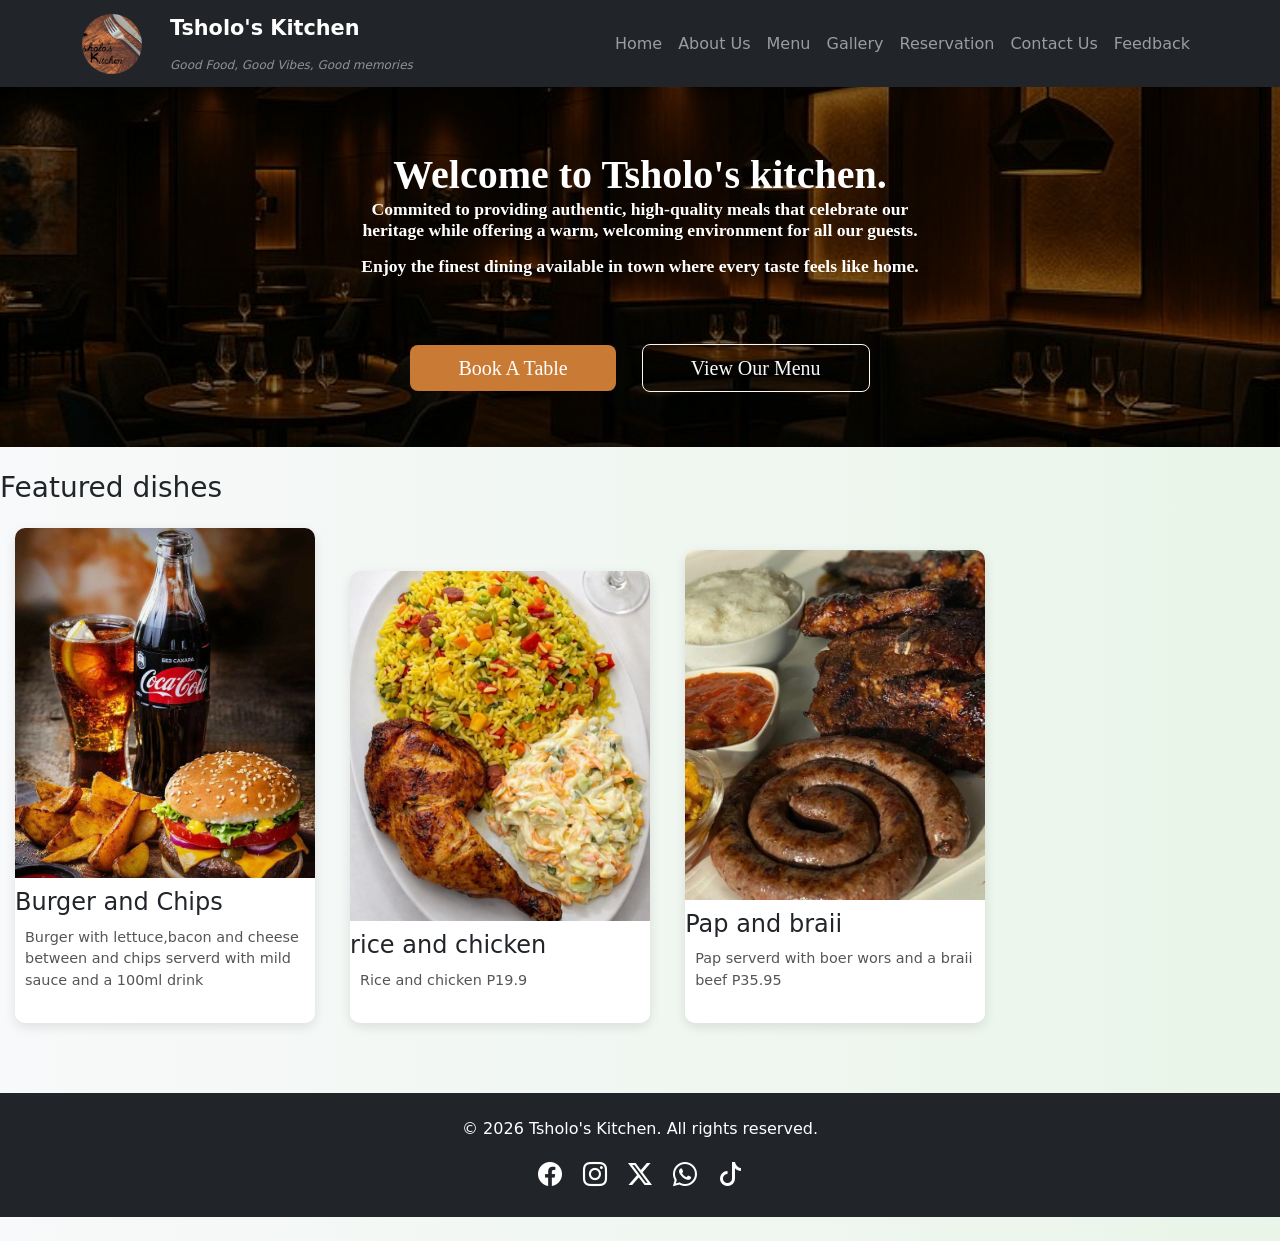
<file: index.html>
<!DOCTYPE html>
<html lang="en">
<head>
    <meta charset="UTF-8">
    <meta name="viewport" content="width=device-width, initial-scale=1.0">
    <title>Tsholo's Kitchen Site</title>
    <link rel="stylesheet" href="https://cdn.jsdelivr.net/npm/bootstrap-icons@1.11.3/font/bootstrap-icons.min.css">
    <link rel="stylesheet" href="CSS/style.css">
     <!-- Link to Bootstrap CSS -->
    <link href="https://cdn.jsdelivr.net/npm/bootstrap@5.3.0/dist/css/bootstrap.min.css" rel="stylesheet">
</head>
<body>
    <header>
        <nav class="navbar navbar-expand-lg navbar-dark bg-dark">
    <div class="container">
        <!-- Logo and Motto -->
        <a class="navbar-brand d-flex align-items-center" href="index.html">
            <img src="images/Logo.png" alt="Tsholo's Kitchen logo" width="70" height="70" class="me-3 rounded-circle">
            <div class="d-flex flex-column">
                <span class="fw-bold">Tsholo's Kitchen</span>
                <small class="text-white-50 fst-italic">Good Food, Good Vibes, Good memories</small>
            </div>
        </a>

        <!-- Hamburger Toggle -->
        <button class="navbar-toggler" type="button" data-bs-toggle="collapse" data-bs-target="#navbarNav">
            <span class="navbar-toggler-icon"></span>
        </button>

        <!-- Links -->
        <div class="collapse navbar-collapse" id="navbarNav">
            <ul class="navbar-nav ms-auto">
                <li class="nav-item"><a class="nav-link" href="index.html">Home</a></li>
                <li class="nav-item"><a class="nav-link" href="about us.html">About Us</a></li>
                <li class="nav-item"><a class="nav-link" href="menu.html">Menu</a></li>
                <li class="nav-item"><a class="nav-link" href="gallery.html">Gallery</a></li>
                <li class="nav-item"><a class="nav-link" href="reservation.html">Reservation</a></li>
                <li class="nav-item"><a class="nav-link" href="contact us.html">Contact Us</a></li>
                <li class="nav-item"><a class="nav-link" href="feedback.html">Feedback</a></li>
            </ul>
        </div>
    </div>
</nav>

    </header>
    <main>
        <section class="hero">
<img src="images/restaurant interior.jpg" alt="restaurant interior" width="1000px" height="600px"><br>
    <h2>Welcome to Tsholo's kitchen.</hl>
        <p>Commited to providing authentic, high-quality meals that celebrate our heritage while offering a warm, welcoming environment for all our guests.</p>
   <p>Enjoy the finest dining available in town where every taste feels like home.</p><br>
   
    <a href="reservation.html" class="btn btn-primary btn-lg px-5 me-3 cta-reserve">Book A Table</a>
    <a href="menu.html" class="btn btn-outline-light btn-lg px-5 cta-menu">View Our Menu</a>
        </section>
        <section="featured dishes class="container mt-5">
            <h3>Featured dishes</h3>

            <div class="dish-card">
                <img src="images/burger,chips and CocaCola.jpg" alt="burger and chips" width="300px" height="250px">
                <h4>Burger and Chips</h4>
                <p>Burger with lettuce,bacon and cheese between and chips serverd with mild sauce and a 100ml drink</p>
            </div>

             <div class="dish-card">
                <img src="images/rice,quarter chicken and coleslow.jpg" alt="Rice and chicken" width="300px" height="250px">
                <h4>rice and chicken</h4>
                <p>Rice and chicken P19.9</p>
            </div>

             <div class="dish-card">
                <img src="images/Pap , boer wors and braii.jpg" alt="Pap" width="300px" height="250px">
                <h4>Pap and braii</h4>
                <p>Pap serverd with boer wors and a braii beef P35.95 </p>
            </div>
        </section>
       <footer class="bg-dark text-white text-center py-4 mt-5">
    <div class="container">
        <p>&copy; 2026 Tsholo's Kitchen. All rights reserved.</p>
        
        <!-- Social Media Icons -->
        <div class="social-icons mt-2">
            <a href="https://facebook.com" class="text-white mx-2" target="_blank"><i class="bi bi-facebook" style="font-size: 1.5rem;"></i></a>
            <a href="https://instagram.com" class="text-white mx-2" target="_blank"><i class="bi bi-instagram" style="font-size: 1.5rem;"></i></a>
            <a href="https://twitter.com" class="text-white mx-2" target="_blank"><i class="bi bi-twitter-x" style="font-size: 1.5rem;"></i></a>
            <a href="https://whatsapp.com" class="text-white mx-2" target="_blank"><i class="bi bi-whatsapp" style="font-size: 1.5rem;"></i></a>
            <a href="https://tiktok.com" class="text-white mx-2" target="_blank"><i class="bi bi-tiktok" style="font-size: 1.5rem;"></i></a>
        </div>
    </div>
</footer>
    
        <script src="https://cdn.jsdelivr.net/npm/bootstrap@5.3.0/dist/js/bootstrap.bundle.min.js"></script>
        <script src="JS/script.js"></script>
</body>

</html>
</file>
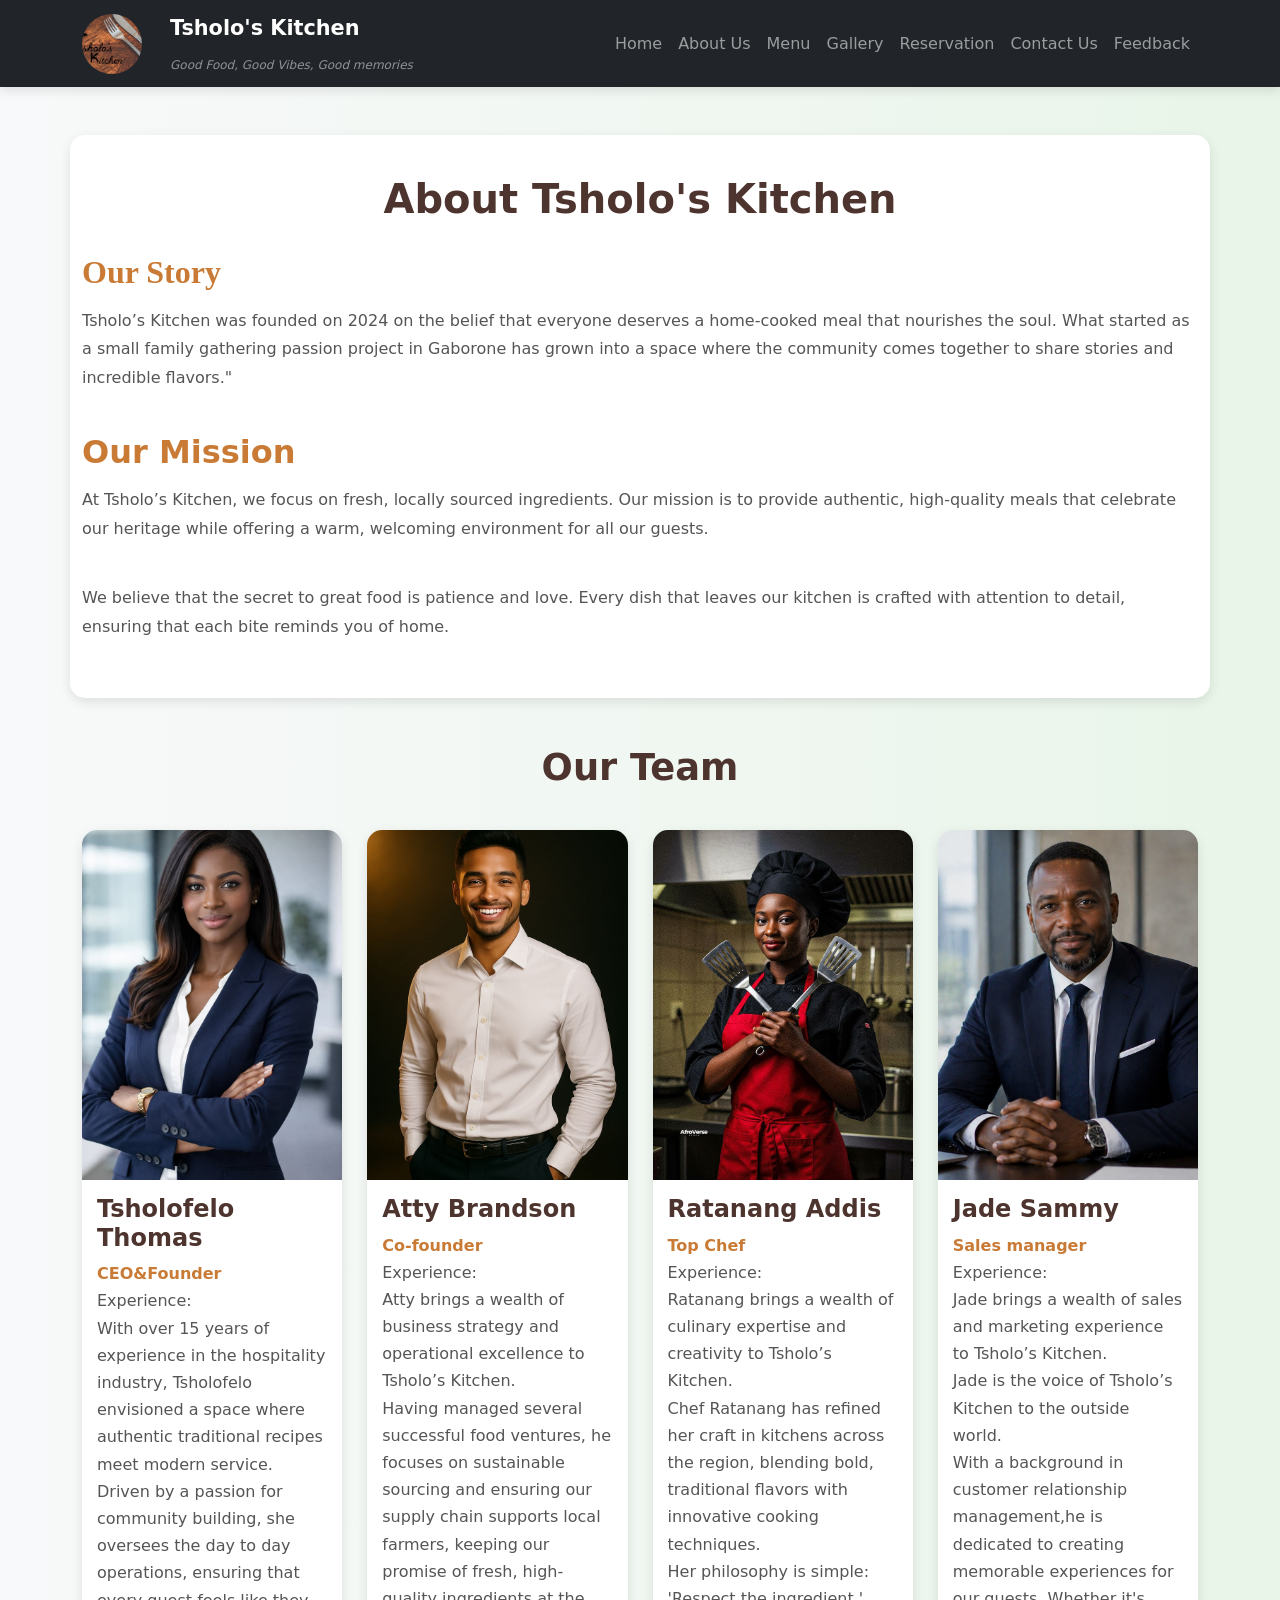
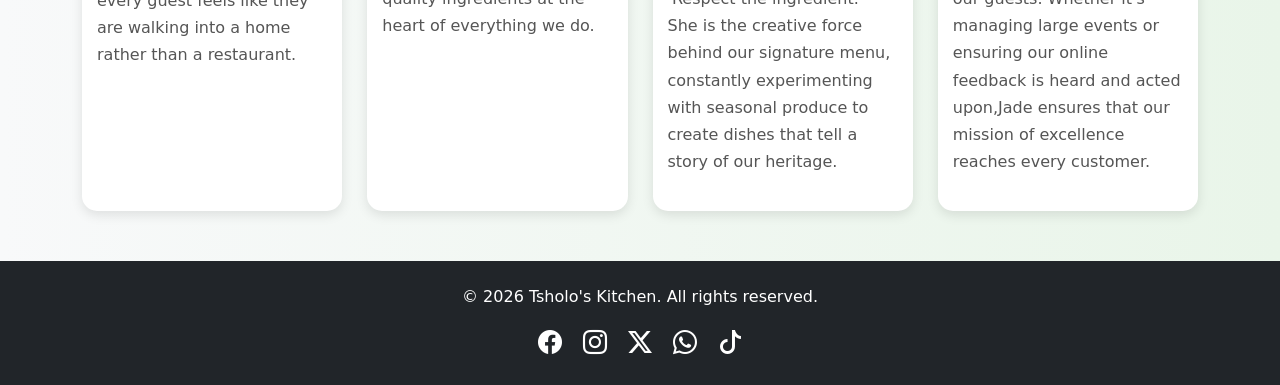
<file: about us.html>
<!DOCTYPE html>
<html lang="en">
<head>
    <meta charset="UTF-8">
    <meta name="viewport" content="width=device-width, initial-scale=1.0">
    <title>About Us|Tsholo's kitchen</title>
    <link rel="stylesheet" href="https://cdn.jsdelivr.net/npm/bootstrap-icons@1.11.3/font/bootstrap-icons.min.css">
    <link rel="stylesheet" href="CSS/style.css">
     <!-- Link to Bootstrap CSS -->
    <link href="https://cdn.jsdelivr.net/npm/bootstrap@5.3.0/dist/css/bootstrap.min.css" rel="stylesheet">
</head>
<body>
    <header>
   <nav class="navbar navbar-expand-lg navbar-dark bg-dark">
    <div class="container">
        <!-- Logo and Motto -->
        <a class="navbar-brand d-flex align-items-center" href="index.html">
            <img src="images/Logo.png" alt="Tsholo's Kitchen logo" width="60" height="60" class="me-3 rounded-circle">
            <div class="d-flex flex-column">
                <span class="fw-bold">Tsholo's Kitchen</span>
                <small class="text-white-50 fst-italic">Good Food, Good Vibes, Good memories</small>
            </div>
        </a>

        <!-- Hamburger Toggle -->
        <button class="navbar-toggler" type="button" data-bs-toggle="collapse" data-bs-target="#navbarNav">
            <span class="navbar-toggler-icon"></span>
        </button>

        <!-- Links -->
        <div class="collapse navbar-collapse" id="navbarNav">
            <ul class="navbar-nav ms-auto">
                <li class="nav-item"><a class="nav-link" href="index.html">Home</a></li>
                <li class="nav-item"><a class="nav-link" href="about us.html">About Us</a></li>
                <li class="nav-item"><a class="nav-link" href="menu.html">Menu</a></li>
                <li class="nav-item"><a class="nav-link" href="gallery.html">Gallery</a></li>
                <li class="nav-item"><a class="nav-link" href="reservation.html">Reservation</a></li>
                <li class="nav-item"><a class="nav-link" href="contact us.html">Contact Us</a></li>
                <li class="nav-item"><a class="nav-link" href="feedback.html">Feedback</a></li>
            </ul>
        </div>
    </div>
</nav>

    </header>
    <section class="about-section container mt-5">
    <h1>About Tsholo's Kitchen</h1>

    <div class="story-text mt-4">
        <div class="content-block">
            <div class="story-text-wrapper">
            <h2>Our Story</h2>
         <p>Tsholo’s Kitchen was founded on 2024 on the belief that everyone deserves a home-cooked meal that nourishes the soul.
             What started as a small family gathering passion project in Gaborone has grown into a space where the community comes together to share stories and incredible flavors."</p><br>
             <h3>Our Mission</h3>
        <p>At Tsholo’s Kitchen, we focus on fresh, locally sourced ingredients. Our mission is to provide authentic, high-quality meals that celebrate our heritage while offering a warm, welcoming environment for all our guests.</p><br>
        <p>We believe that the secret to great food is patience and love. Every dish that leaves our kitchen is crafted with attention to detail, ensuring that each bite reminds you of home.</p>
          </div>
        </div>
    </div>
</section>

<section class="team-section container mt-5">
<h4 class="section-title">Our Team</h4>

<div class="team-grid">
    <div class="team-card">
<img src="images/CEO.jpg" alt="CEO of tsholos kitchen" width="100%" height="350">
<h5>Tsholofelo Thomas</h5>
<p><strong>CEO&Founder</strong><br>Experience:<br> With over 15 years of experience in the hospitality industry, Tsholofelo envisioned a space where authentic traditional recipes meet modern service.<br>
     Driven by a passion for community building, she oversees the day to day operations, ensuring that every guest feels like they are walking into a home rather than a restaurant.</p>
    </div>

    <div class="team-card">
<img src="images/CO-FOUNDER.jpg" alt="Co-founder of tsholos kitchen" width="100%" height="350">
<h5>Atty Brandson</h5>
<p><strong>Co-founder</strong><br>Experience:<br>Atty brings a wealth of business strategy and operational excellence to Tsholo’s Kitchen.<br> Having managed several successful food ventures, he focuses on sustainable sourcing and ensuring our supply chain supports local farmers, keeping our promise of fresh, high-quality ingredients at the heart of everything we do.</p>
    </div>

    <div class="team-card">
<img src="images/top chef.jpg" alt="Chef of tsholos kitchen" width="100%" height="350">
<h5>Ratanang Addis</h5>
<p><strong>Top Chef</strong><br>Experience:<br> Ratanang brings a wealth of culinary expertise and creativity to Tsholo’s Kitchen.<br>Chef Ratanang has refined her craft in kitchens across the region, blending bold, traditional flavors with innovative cooking techniques.<br>Her philosophy is simple: 'Respect the ingredient.' She is the creative force behind our signature menu, constantly experimenting with seasonal produce to create dishes that tell a story of our heritage.</p>
    </div>

    <div class="team-card">
<img src="images/sales manager.png" alt="Sales manager of tsholos kitchen" width="100%" height="350">
<h5>Jade Sammy</h5>
<p><strong>Sales manager</strong><br>Experience:<br> Jade brings a wealth of sales and marketing experience to Tsholo’s Kitchen.<br>Jade is the voice of Tsholo’s Kitchen to the outside world.<br> With a background in customer relationship management,he is dedicated to creating memorable experiences for our guests. Whether it's managing large events or ensuring our online feedback is heard and acted upon,Jade ensures that our mission of excellence reaches every customer.
</p>
    </div>
</div>
</section>
       <footer class="bg-dark text-white text-center py-4 mt-5">
    <div class="container">
        <p>&copy; 2026 Tsholo's Kitchen. All rights reserved.</p>
        
        <!-- Social Media Icons -->
        <div class="social-icons mt-2">
            <a href="https://facebook.com" class="text-white mx-2" target="_blank"><i class="bi bi-facebook" style="font-size: 1.5rem;"></i></a>
            <a href="https://instagram.com" class="text-white mx-2" target="_blank"><i class="bi bi-instagram" style="font-size: 1.5rem;"></i></a>
            <a href="https://twitter.com" class="text-white mx-2" target="_blank"><i class="bi bi-twitter-x" style="font-size: 1.5rem;"></i></a>
            <a href="https://whatsapp.com" class="text-white mx-2" target="_blank"><i class="bi bi-whatsapp" style="font-size: 1.5rem;"></i></a>
            <a href="https://tiktok.com" class="text-white mx-2" target="_blank"><i class="bi bi-tiktok" style="font-size: 1.5rem;"></i></a>
        </div>
    </div>
</footer>
        <script src="https://cdn.jsdelivr.net/npm/bootstrap@5.3.0/dist/js/bootstrap.bundle.min.js"></script>
        <script src="JS/script.js"></script>
</body>
</html>
</file>
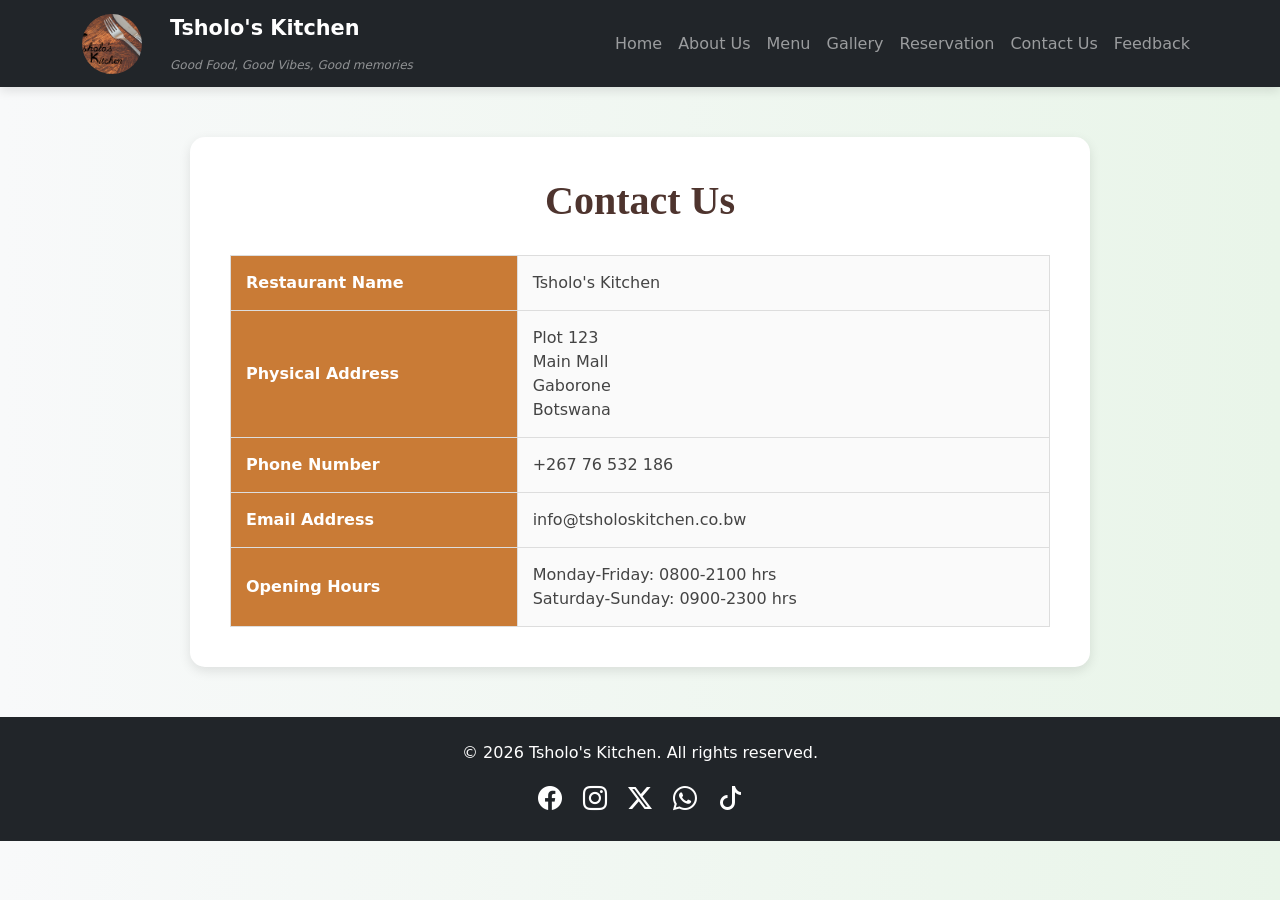
<file: contact us.html>
<!DOCTYPE html>
<html lang="en">
<head>
    <meta charset="UTF-8">
    <meta name="viewport" content="width=device-width, initial-scale=1.0">
    <title>Contact Us|Tsholo's Kitchen</title>
    <link rel="stylesheet" href="https://cdn.jsdelivr.net/npm/bootstrap-icons@1.11.3/font/bootstrap-icons.min.css">
    <link rel="stylesheet" href="CSS/style.css">
        <!-- Link to Bootstrap CSS -->
    <link href="https://cdn.jsdelivr.net/npm/bootstrap@5.3.0/dist/css/bootstrap.min.css" rel="stylesheet">
</head>
<body>
    <header>
        <nav class="navbar navbar-expand-lg navbar-dark bg-dark">
    <div class="container">
        <!-- Logo and Motto -->
        <a class="navbar-brand d-flex align-items-center" href="index.html">
            <img src="images/Logo.png" alt="Tsholo's Kitchen logo" width="60" height="60" class="me-3 rounded-circle">
            <div class="d-flex flex-column">
                <span class="fw-bold">Tsholo's Kitchen</span>
                <small class="text-white-50 fst-italic">Good Food, Good Vibes, Good memories</small>
            </div>
        </a>

        <!-- Hamburger Toggle -->
        <button class="navbar-toggler" type="button" data-bs-toggle="collapse" data-bs-target="#navbarNav">
            <span class="navbar-toggler-icon"></span>
        </button>

        <!-- Links -->
        <div class="collapse navbar-collapse" id="navbarNav">
            <ul class="navbar-nav ms-auto">
                <li class="nav-item"><a class="nav-link" href="index.html">Home</a></li>
                <li class="nav-item"><a class="nav-link" href="about us.html">About Us</a></li>
                <li class="nav-item"><a class="nav-link" href="menu.html">Menu</a></li>
                <li class="nav-item"><a class="nav-link" href="gallery.html">Gallery</a></li>
                <li class="nav-item"><a class="nav-link" href="reservation.html">Reservation</a></li>
                <li class="nav-item"><a class="nav-link" href="contact us.html">Contact Us</a></li>
                <li class="nav-item"><a class="nav-link" href="feedback.html">Feedback</a></li>
            </ul>
        </div>
    </div>
</nav>
    </header>
    <section class="contact-section">
    <h2>Contact Us</h2>
    <table style="width:50%">
        <tbody>
            <tr>
                <th>Restaurant Name</th>
                <td>Tsholo's Kitchen</td>
            </tr>

            <tr>
                <th>Physical Address</th>
                <td>Plot 123<br>
                    Main Mall<br>
                    Gaborone<br>
                    Botswana </td>
            </tr>

            <tr>
                <th>Phone Number</th>
                <td>+267 76 532 186</td>
            </tr>

            <tr>
                <th>Email Address</th>
                <td>info@tsholoskitchen.co.bw</td>
            </tr>

            <tr>
                <th>Opening Hours</th>
                <td>Monday-Friday: 0800-2100 hrs<br>
                    Saturday-Sunday: 0900-2300 hrs
                </td>
            </tr>
        </tbody>
    </table>
    </section>
        <footer class="bg-dark text-white text-center py-4 mt-5">
    <div class="container">
        <p>&copy; 2026 Tsholo's Kitchen. All rights reserved.</p>
        
        <!-- Social Media Icons -->
        <div class="social-icons mt-2">
            <a href="https://facebook.com" class="text-white mx-2" target="_blank"><i class="bi bi-facebook" style="font-size: 1.5rem;"></i></a>
            <a href="https://instagram.com" class="text-white mx-2" target="_blank"><i class="bi bi-instagram" style="font-size: 1.5rem;"></i></a>
            <a href="https://twitter.com" class="text-white mx-2" target="_blank"><i class="bi bi-twitter-x" style="font-size: 1.5rem;"></i></a>
            <a href="https://whatsapp.com" class="text-white mx-2" target="_blank"><i class="bi bi-whatsapp" style="font-size: 1.5rem;"></i></a>
            <a href="https://tiktok.com" class="text-white mx-2" target="_blank"><i class="bi bi-tiktok" style="font-size: 1.5rem;"></i></a>
        </div>
    </div>
</footer>
        <script src="https://cdn.jsdelivr.net/npm/bootstrap@5.3.0/dist/js/bootstrap.bundle.min.js"></script>
        <script src="JS/script.js"></script>
</body>
</html>
</file>
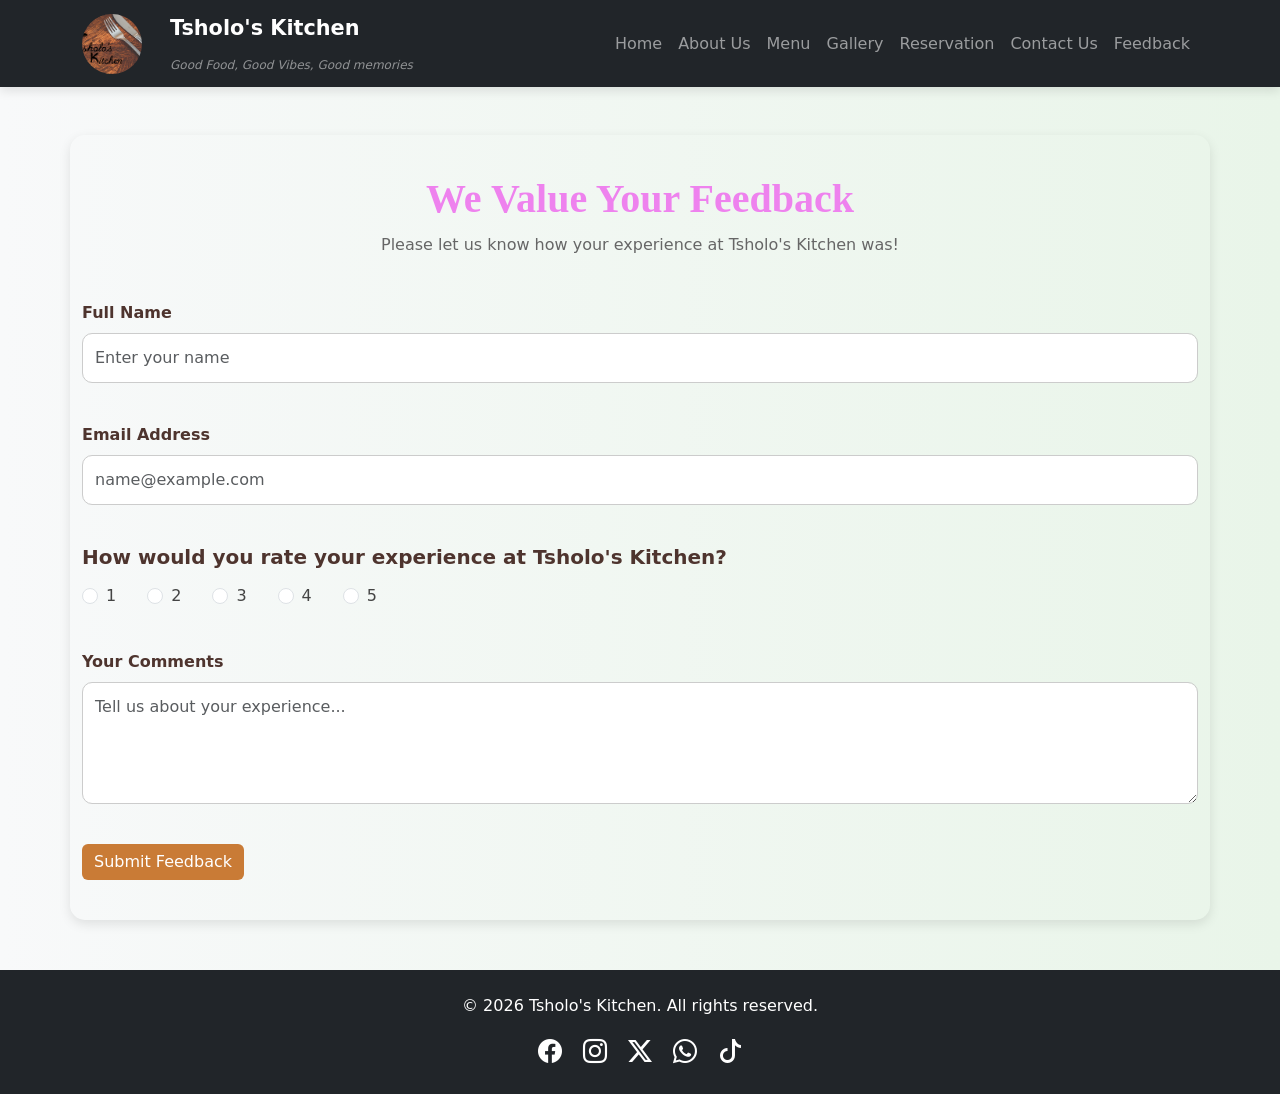
<file: feedback.html>
<!DOCTYPE html> 
<html lang="en">
<head>
    <meta charset="UTF-8">
    <meta name="viewport" content="width=device-width, initial-scale=1.0">
    <title>Feedback|Tsholo's Kitchen</title>
    <link rel="stylesheet" href="https://cdn.jsdelivr.net/npm/bootstrap-icons@1.11.3/font/bootstrap-icons.min.css">
    <link rel="stylesheet" href="CSS/style.css">
     <!-- Link to Bootstrap CSS -->
    <link href="https://cdn.jsdelivr.net/npm/bootstrap@5.3.0/dist/css/bootstrap.min.css" rel="stylesheet">
</head>
<body>
    <header>
        <nav class="navbar navbar-expand-lg navbar-dark bg-dark">
    <div class="container">
        <!-- Logo and Motto -->
        <a class="navbar-brand d-flex align-items-center" href="index.html">
            <img src="images/Logo.png" alt="Tsholo's Kitchen logo" width="60" height="60" class="me-3 rounded-circle">
            <div class="d-flex flex-column">
                <span class="fw-bold">Tsholo's Kitchen</span>
                <small class="text-white-50 fst-italic">Good Food, Good Vibes, Good memories</small>
            </div>
        </a>

        <!-- Hamburger Toggle -->
        <button class="navbar-toggler" type="button" data-bs-toggle="collapse" data-bs-target="#navbarNav">
            <span class="navbar-toggler-icon"></span>
        </button>

        <!-- Links -->
        <div class="collapse navbar-collapse" id="navbarNav">
            <ul class="navbar-nav ms-auto">
                <li class="nav-item"><a class="nav-link" href="index.html">Home</a></li>
                <li class="nav-item"><a class="nav-link" href="about us.html">About Us</a></li>
                <li class="nav-item"><a class="nav-link" href="menu.html">Menu</a></li>
                <li class="nav-item"><a class="nav-link" href="gallery.html">Gallery</a></li>
                <li class="nav-item"><a class="nav-link" href="reservation.html">Reservation</a></li>
                <li class="nav-item"><a class="nav-link" href="contact us.html">Contact Us</a></li>
                <li class="nav-item"><a class="nav-link" href="feedback.html">Feedback</a></li>
            </ul>
        </div>
    </div>
</nav>

    </header>
   <!-- Feedback Form Section -->
<section class="feedback-section container mt-5">
    <h2>We Value Your Feedback</h2>
    <p>Please let us know how your experience at Tsholo's Kitchen was!</p><br>
    
    <form action="#" method="POST">
        <!-- Name Field -->
        <div class="mb-3">
            <label for="fullName" class="form-label">Full Name</label>
            <input type="text" class="form-control" id="fullName" name="fullName" placeholder="Enter your name" required>
        </div><br>

        <!-- Email Field (HTML5 validation ensures correct email format) -->
        <div class="mb-3">
            <label for="email" class="form-label">Email Address</label>
            <input type="email" class="form-control" id="email" name="email" placeholder="name@example.com" required>
        </div><br>

        <!-- Rating Selection -->
        <div class="mb-3">
           <form action="#" method="POST">
  <h5>How would you rate your experience at Tsholo's Kitchen?</h5>
  <div class="rating-group">
    <div class="form-check form-check-inline">
      <input class="form-check-input" type="radio" name="rating" id="star1" value="1" required>
      <label class="form-check-label" for="star1">1</label>
    </div>
    <div class="form-check form-check-inline">
      <input class="form-check-input" type="radio" name="rating" id="star2" value="2" required>
      <label class="form-check-label" for="star2">2</label>
    </div>
    <div class="form-check form-check-inline">
      <input class="form-check-input" type="radio" name="rating" id="star3" value="3" required>
      <label class="form-check-label" for="star3">3</label>
    </div>
    <div class="form-check form-check-inline">
      <input class="form-check-input" type="radio" name="rating" id="star4" value="4" required>
      <label class="form-check-label" for="star4">4</label>
    </div>
    <div class="form-check form-check-inline">
      <input class="form-check-input" type="radio" name="rating" id="star5" value="5" required>
      <label class="form-check-label" for="star5">5</label>
    </div>
  </div>
</form>
        </div><br>
        <form onsubmit="return validateFeedback()">
        <!-- Comments Text area -->
        <div class="mb-3">
            <label for="comments" class="form-label">Your Comments</label>
            <textarea class="form-control" id="comments" name="comments" rows="4" placeholder="Tell us about your experience..." required></textarea>
        </div><br>
        <!-- Submit Button -->
       
    <button type="submit" class="btn btn-success">Submit Feedback</button></form>
    </form>
</section>
        <footer class="bg-dark text-white text-center py-4 mt-5">
    <div class="container">
        <p>&copy; 2026 Tsholo's Kitchen. All rights reserved.</p>
        
        <!-- Social Media Icons -->
        <div class="social-icons mt-2">
            <a href="https://facebook.com" class="text-white mx-2" target="_blank"><i class="bi bi-facebook" style="font-size: 1.5rem;"></i></a>
            <a href="https://instagram.com" class="text-white mx-2" target="_blank"><i class="bi bi-instagram" style="font-size: 1.5rem;"></i></a>
            <a href="https://twitter.com" class="text-white mx-2" target="_blank"><i class="bi bi-twitter-x" style="font-size: 1.5rem;"></i></a>
            <a href="https://whatsapp.com" class="text-white mx-2" target="_blank"><i class="bi bi-whatsapp" style="font-size: 1.5rem;"></i></a>
            <a href="https://tiktok.com" class="text-white mx-2" target="_blank"><i class="bi bi-tiktok" style="font-size: 1.5rem;"></i></a>
        </div>
    </div>
</footer>
        <script src="https://cdn.jsdelivr.net/npm/bootstrap@5.3.0/dist/js/bootstrap.bundle.min.js"></script>
        <script src="JS/script.js"></script>
</body>
</html>
</file>
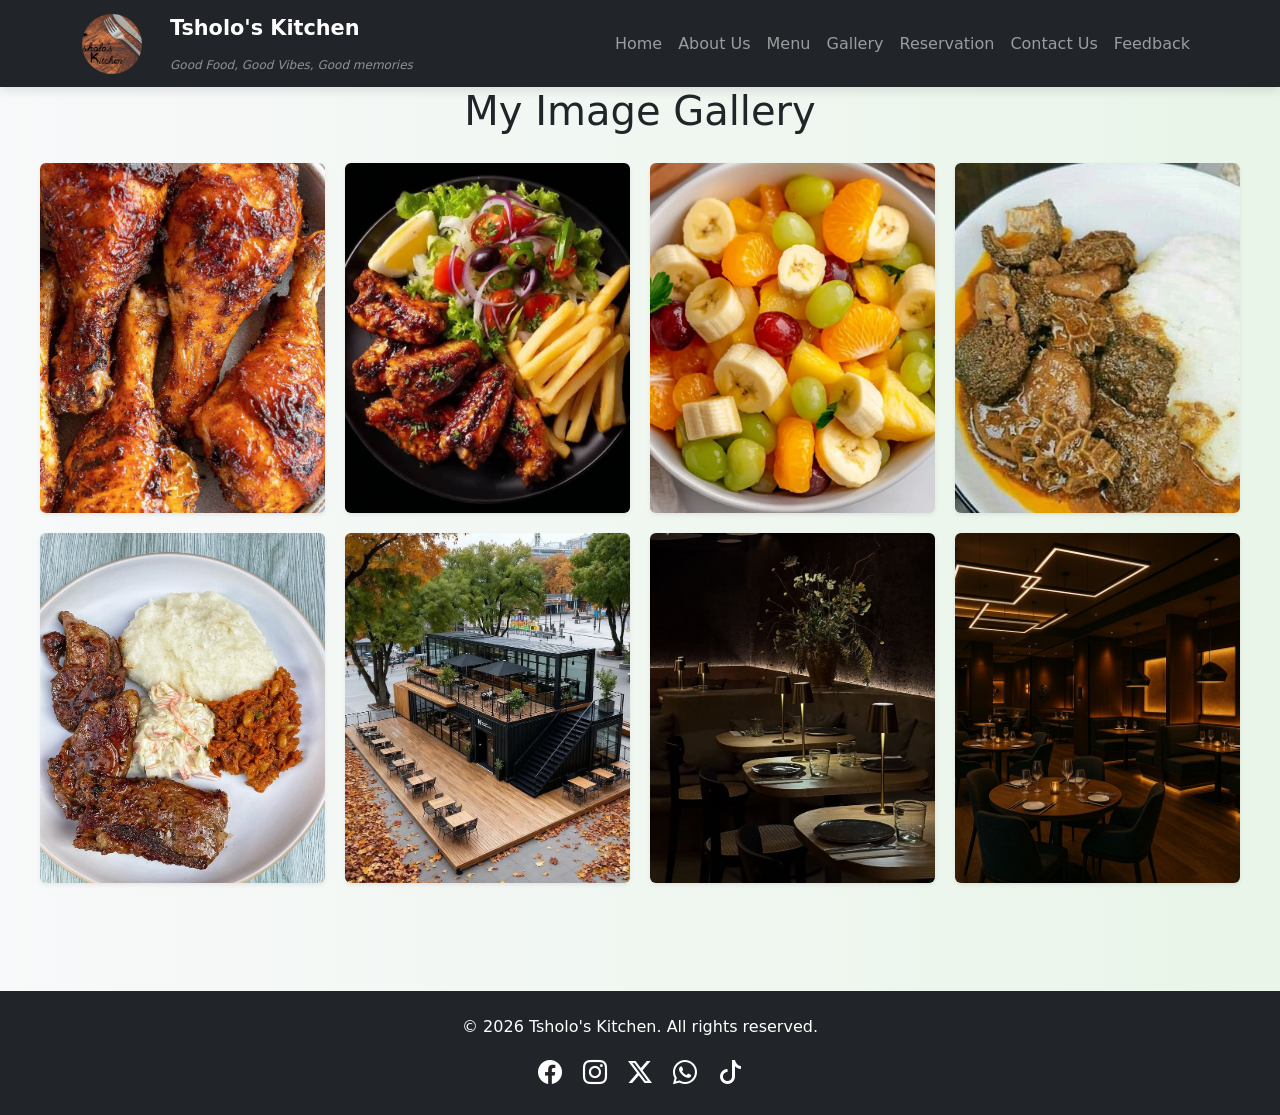
<file: gallery.html>
<!DOCTYPE html>
<html lang="en">
<head>
    <meta charset="UTF-8">
    <meta name="viewport" content="width=device-width, initial-scale=1.0">
    <title>Gallery|Tsholo's Kitchen</title>
    <link rel="stylesheet" href="https://cdn.jsdelivr.net/npm/bootstrap-icons@1.11.3/font/bootstrap-icons.min.css">
    <link rel="stylesheet" href="CSS/style.css">
     <!-- Link to Bootstrap CSS -->
    <link href="https://cdn.jsdelivr.net/npm/bootstrap@5.3.0/dist/css/bootstrap.min.css" rel="stylesheet">
</head>
<body>
    <header>
        <nav class="navbar navbar-expand-lg navbar-dark bg-dark">
    <div class="container">
        <!-- Logo and Motto -->
        <a class="navbar-brand d-flex align-items-center" href="index.html">
            <img src="images/Logo.png" alt="Tsholo's Kitchen logo" width="60" height="60" class="me-3 rounded-circle">
            <div class="d-flex flex-column">
                <span class="fw-bold">Tsholo's Kitchen</span>
                <small class="text-white-50 fst-italic">Good Food, Good Vibes, Good memories</small>
            </div>
        </a>

        <!-- Hamburger Toggle -->
        <button class="navbar-toggler" type="button" data-bs-toggle="collapse" data-bs-target="#navbarNav">
            <span class="navbar-toggler-icon"></span>
        </button>

        <!-- Links -->
        <div class="collapse navbar-collapse" id="navbarNav">
            <ul class="navbar-nav ms-auto">
                <li class="nav-item"><a class="nav-link" href="index.html">Home</a></li>
                <li class="nav-item"><a class="nav-link" href="about us.html">About Us</a></li>
                <li class="nav-item"><a class="nav-link" href="menu.html">Menu</a></li>
                <li class="nav-item"><a class="nav-link" href="gallery.html">Gallery</a></li>
                <li class="nav-item"><a class="nav-link" href="reservation.html">Reservation</a></li>    
                <li class="nav-item"><a class="nav-link" href="contact us.html">Contact Us</a></li>
                <li class="nav-item"><a class="nav-link" href="feedback.html">Feedback</a></li>
            </ul>
        </div>
    </div>
</nav>

    </header>
    <h1>My Image Gallery</h1>
    <div class="Gallery">
        <img src="images/BBQ Chicken Legs.jpg" alt="Chicken legs" width="300" height="250" class="img-fluid rounded shadow-sm">
        <img src="images/Chips,salad and chicken.jpg" alt="Chips and chicken" width="300" height="250" class="img-fluid rounded shadow-sm">
        <img src="images/Healthy Brunch Fruit Salad.jpg" alt="Fruit salad" width="300" height="250" class="img-fluid rounded shadow-sm">
        <img src="images/Pap and mogodu.jpg" alt="pap and mogodu" width="300" height="250" class="img-fluid rounded shadow-sm">
        <img src="images/Pap and meat.jpg" alt="Pap and meat" width="300" height="250" class="img-fluid rounded shadow-sm">
        <img src="images/restaurant exterior.jpg" alt="restaurant exterior" width="300" height="250" class="img-fluid rounded shadow-sm">
        <img src="images/restaurant interior (2).jpg" alt="restaurant interior" width="300" height="250" class="img-fluid rounded shadow-sm">
        <img src="images/restaurant interior.jpg" alt="restaurant interior" width="300" height="250" class="img-fluid rounded shadow-sm">
    </div>
       <footer class="bg-dark text-white text-center py-4 mt-5">
    <div class="container">
        <p>&copy; 2026 Tsholo's Kitchen. All rights reserved.</p>
        
        <!-- Social Media Icons -->
        <div class="social-icons mt-2">
            <a href="https://facebook.com" class="text-white mx-2" target="_blank"><i class="bi bi-facebook" style="font-size: 1.5rem;"></i></a>
            <a href="https://instagram.com" class="text-white mx-2" target="_blank"><i class="bi bi-instagram" style="font-size: 1.5rem;"></i></a>
            <a href="https://twitter.com" class="text-white mx-2" target="_blank"><i class="bi bi-twitter-x" style="font-size: 1.5rem;"></i></a>
            <a href="https://whatsapp.com" class="text-white mx-2" target="_blank"><i class="bi bi-whatsapp" style="font-size: 1.5rem;"></i></a>
            <a href="https://tiktok.com" class="text-white mx-2" target="_blank"><i class="bi bi-tiktok" style="font-size: 1.5rem;"></i></a>
        </div>
    </div>
</footer>
        <script src="https://cdn.jsdelivr.net/npm/bootstrap@5.3.0/dist/js/bootstrap.bundle.min.js"></script>
        <script src="JS/script.js"></script>
</body>
</html>
</file>
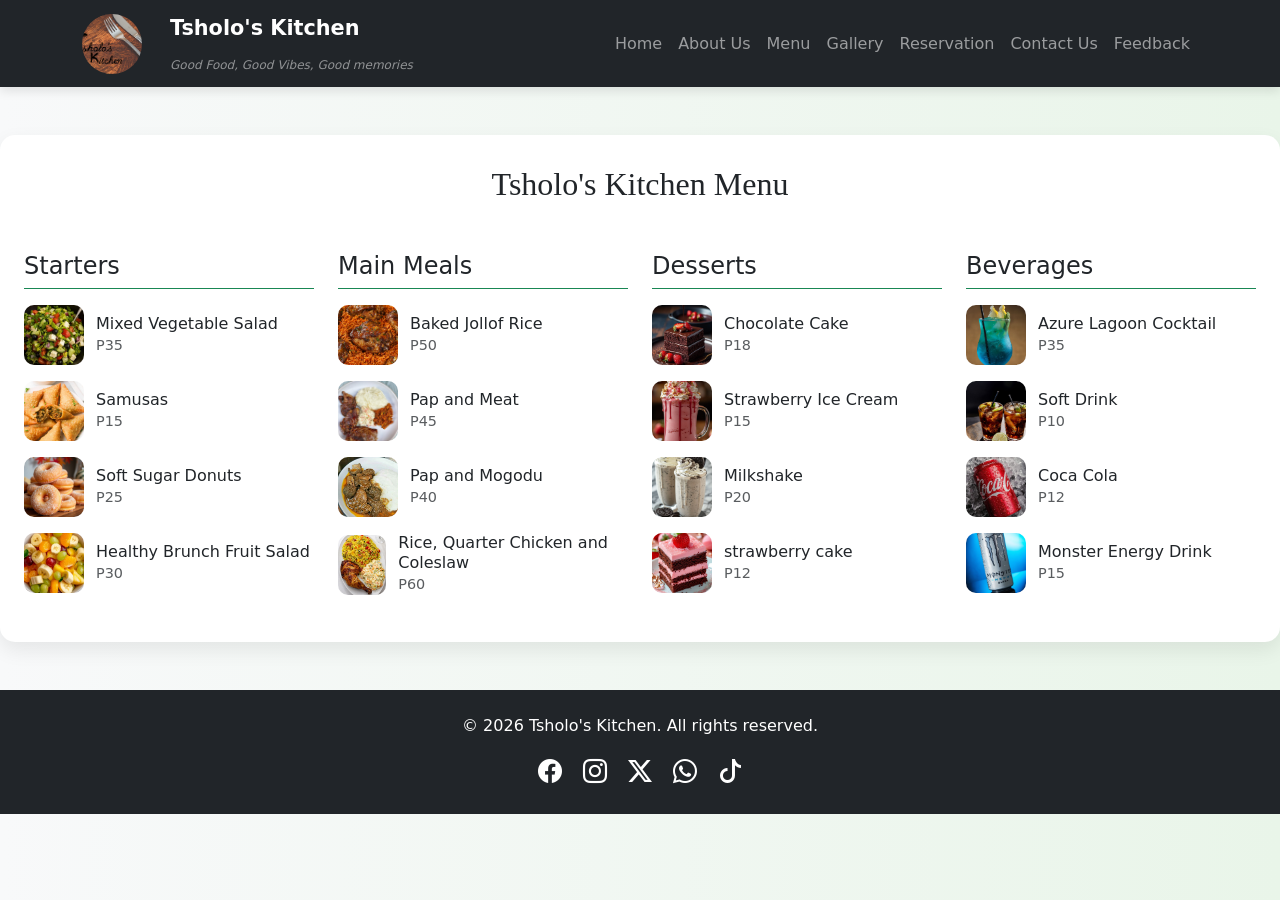
<file: menu.html>
<!DOCTYPE html>
<html lang="en">
<head>
    <meta charset="UTF-8">
    <meta name="viewport" content="width=device-width, initial-scale=1.0">
    <title>Menu|Tsholo's Kitchen</title>
    <link rel="stylesheet" href="https://cdn.jsdelivr.net/npm/bootstrap-icons@1.11.3/font/bootstrap-icons.min.css">
    <link rel="stylesheet" href="CSS/style.css">
     <!-- Link to Bootstrap CSS -->
    <link href="https://cdn.jsdelivr.net/npm/bootstrap@5.3.0/dist/css/bootstrap.min.css" rel="stylesheet">
</head>
<body>
    <header>
        <nav class="navbar navbar-expand-lg navbar-dark bg-dark">
    <div class="container">
        <!-- Logo and Motto -->
        <a class="navbar-brand d-flex align-items-center" href="index.html">
            <img src="images/Logo.png" alt="Tsholo's Kitchen logo" width="80px" height="80px" class="me-3 rounded-circle">
            <div class="d-flex flex-column">
                <span class="fw-bold">Tsholo's Kitchen</span>
                <small class="text-white-50 fst-italic">Good Food, Good Vibes, Good memories</small>
            </div>
        </a>

        <!-- Hamburger Toggle -->
        <button class="navbar-toggler" type="button" data-bs-toggle="collapse" data-bs-target="#navbarNav">
            <span class="navbar-toggler-icon"></span>
        </button>

        <!-- Links -->
        <div class="collapse navbar-collapse" id="navbarNav">
            <ul class="navbar-nav ms-auto">
                <li class="nav-item"><a class="nav-link" href="index.html">Home</a></li>
                <li class="nav-item"><a class="nav-link" href="about us.html">About Us</a></li>
                <li class="nav-item"><a class="nav-link" href="menu.html">Menu</a></li>
                <li class="nav-item"><a class="nav-link" href="gallery.html">Gallery</a></li>
                <li class="nav-item"><a class="nav-link" href="reservation.html">Reservation</a></li>
                <li class="nav-item"><a class="nav-link" href="contact us.html">Contact Us</a></li>
                <li class="nav-item"><a class="nav-link" href="feedback.html">Feedback</a></li>
            </ul>
        </div>
    </div>
</nav>
    </header>
       
    <main>
        <div class="container-fluid px-4 my-5">
    <h2 class="text-center mb-5">Tsholo's Kitchen Menu</h2>

    <div class="row">
        <!-- Column 1: Starters -->
        <div class="col-md-3">
            <h4 class="border-bottom border-success pb-2 mb-3">Starters</h4>
            <div class="d-flex align-items-center mb-3">
                <img src="images/mixed veg salad.jpg" alt="mixed vegetable salad" width="60" height="60" >
                <div>
                    <h6 class="mb-0">Mixed Vegetable Salad</h6>
                    <small class="text-muted">P35</small>
                </div>
            </div>
            <div class="d-flex align-items-center mb-3">
                <img src="images/samusas.jpg" alt="samusas" width="60" height="60" >
                <div>
                    <h6 class="mb-0">Samusas</h6>
                    <small class="text-muted">P15</small>
                </div>
            </div>
            <div class="d-flex align-items-center mb-3">
                <img src="images/Soft Sugar Donuts.jpg" alt="soft sugar donuts" width="60" height="60" >
                <div>
                    <h6 class="mb-0">Soft Sugar Donuts</h6>
                    <small class="text-muted">P25</small>
                </div>
            </div>
            <div class="d-flex align-items-center mb-3">
                <img src="images/Healthy Brunch Fruit Salad.jpg" alt="healthy brunch fruit salad" width="60" height="60">
                <div>
                    <h6 class="mb-0">Healthy Brunch Fruit Salad</h6>
                    <small class="text-muted">P30</small>
                </div>
            </div>
        </div>

        <!-- Column 2: Main Meals -->
        <div class="col-md-3">
            <h4 class="border-bottom border-success pb-2 mb-3">Main Meals</h4>
            <div class="d-flex align-items-center mb-3">
                <img src="images/Baked Jollof Rice.jpg" alt="Baked Jollof Rice" width="60" height="60">
                <div>
                    <h6 class="mb-0">Baked Jollof Rice</h6>
                    <small class="text-muted">P50</small>
                </div>
            </div>
            <div class="d-flex align-items-center mb-3">
                <img src="images/Pap and meat.jpg" alt="Pap and meat" width="60" height="60">
                <div>
                    <h6 class="mb-0">Pap and Meat</h6>
                    <small class="text-muted">P45</small>
                </div>
            </div>
            <div class="d-flex align-items-center mb-3">
                <img src="images/Pap and mogodu.jpg" alt="Pap and mogodu" width="60" height="60">
                <div>
                    <h6 class="mb-0">Pap and Mogodu</h6>
                    <small class="text-muted">P40</small>
                </div>
            </div>
            <div class="d-flex align-items-center mb-3">
                <img src="images/rice,quarter chicken and coleslow.jpg" alt="Rice, quarter chicken and coleslaw" width="60" height="60" >
                <div>
                    <h6 class="mb-0">Rice, Quarter Chicken and Coleslaw</h6>
                    <small class="text-muted">P60</small>
                </div>
            </div>  
        </div>

        <!-- Column 3: Desserts -->
        <div class="col-md-3">
            <h4 class="border-bottom border-success pb-2 mb-3">Desserts</h4>
            <div class="d-flex align-items-center mb-3">
                <img src="images/chocolate cake.jpg" alt="Cake" width="60" height="60">
                <div>
                    <h6 class="mb-0">Chocolate Cake</h6>
                    <small class="text-muted">P18</small>
                </div>
            </div>
            <div class="d-flex align-items-center mb-3">
                <img src="images/desserts.jpg" alt="Ice Cream" width="60" height="60">
                <div>
                    <h6 class="mb-0">Strawberry Ice Cream</h6>
                    <small class="text-muted">P15</small>
                </div>
            </div>
            <div class="d-flex align-items-center mb-3">
                <img src="images/Milkshake.jpg" alt="Milkshake" width="60" height="60">
                <div>
                    <h6 class="mb-0">Milkshake</h6>
                    <small class="text-muted">P20</small>
                </div>
            </div>
            <div class="d-flex align-items-center mb-3">
                <img src="images/cake.jpg" alt="Strawberry Cake" width="60" height="60">
                <div>
                    <h6 class="mb-0">strawberry cake</h6>
                    <small class="text-muted">P12</small>
                </div>
            </div>
        </div>

        <!-- Column 4: Beverages -->
        <div class="col-md-3">
            <h4 class="border-bottom border-success pb-2 mb-3">Beverages</h4>
            <div class="d-flex align-items-center mb-3">
                <img src="images/Azure Lagoon Cocktail.jpg" alt="Azure Lagoon Cocktail" width="60" height="60">
                <div>
                    <h6 class="mb-0">Azure Lagoon Cocktail</h6>
                    <small class="text-muted">P35</small>
                </div>
            </div>
            <div class="d-flex align-items-center mb-3">
                <img src="images/drink.jpg" alt="Soft Drink" width="60" height="60">
                <div>
                    <h6 class="mb-0">Soft Drink</h6>
                    <small class="text-muted">P10</small>
                </div>
            </div>
            <div class="d-flex align-items-center mb-3">
                <img src="images/CocaCola.jpg" alt="Coca Cola" width="60" height="60" >
                <div>
                    <h6 class="mb-0">Coca Cola</h6>
                    <small class="text-muted">P12</small>
                </div>
            </div>
            <div class="d-flex align-items-center mb-3">
                <img src="images/monster energy drink.jpg" alt="Monster Energy Drink" width="60" height="60" >
                <div>
                    <h6 class="mb-0">Monster Energy Drink</h6>
                    <small class="text-muted">P15</small>
                </div>
            </div>
        </div>
    </div>
</div>
        

    </main>
       <footer class="bg-dark text-white text-center py-4 mt-5">
    <div class="container">
        <p>&copy; 2026 Tsholo's Kitchen. All rights reserved.</p>
        
        <!-- Social Media Icons -->
        <div class="social-icons mt-2">
            <a href="https://facebook.com" class="text-white mx-2" target="_blank"><i class="bi bi-facebook" style="font-size: 1.5rem;"></i></a>
            <a href="https://instagram.com" class="text-white mx-2" target="_blank"><i class="bi bi-instagram" style="font-size: 1.5rem;"></i></a>
            <a href="https://twitter.com" class="text-white mx-2" target="_blank"><i class="bi bi-twitter-x" style="font-size: 1.5rem;"></i></a>
            <a href="https://whatsapp.com" class="text-white mx-2" target="_blank"><i class="bi bi-whatsapp" style="font-size: 1.5rem;"></i></a>
            <a href="https://tiktok.com" class="text-white mx-2" target="_blank"><i class="bi bi-tiktok" style="font-size: 1.5rem;"></i></a>
        </div>
    </div>
</footer>
        <script src="https://cdn.jsdelivr.net/npm/bootstrap@5.3.0/dist/js/bootstrap.bundle.min.js"></script>
        <script src="JS/script.js"></script>
</body>
</html>
</file>
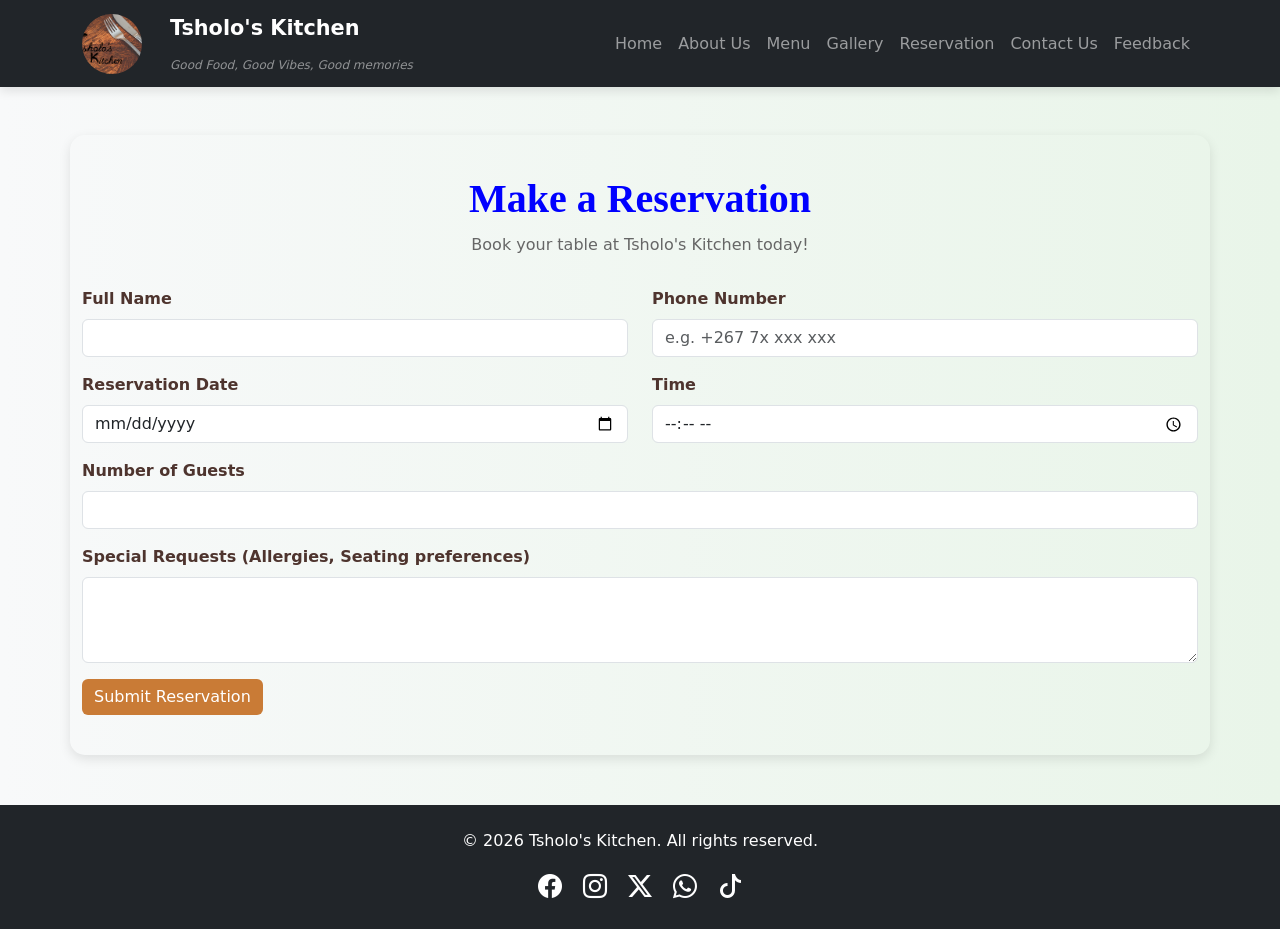
<file: reservation.html>
<!DOCTYPE html>
<html lang="en">
<head>
    <meta charset="UTF-8">
    <meta name="viewport" content="width=device-width, initial-scale=1.0">
    <title>Reservation|Tsholo's Kitchen</title>
    <link rel="stylesheet" href="https://cdn.jsdelivr.net/npm/bootstrap-icons@1.11.3/font/bootstrap-icons.min.css">
    <link rel="stylesheet" href="CSS/style.css">
        <!-- Link to Bootstrap CSS -->
    <link href="https://cdn.jsdelivr.net/npm/bootstrap@5.3.0/dist/css/bootstrap.min.css" rel="stylesheet">
</head>
<body>
    <header>
        <nav class="navbar navbar-expand-lg navbar-dark bg-dark">
    <div class="container">
        <!-- Logo and Motto -->
        <a class="navbar-brand d-flex align-items-center" href="index.html">
            <img src="images/Logo.png" alt="Tsholo's Kitchen logo" width="60" height="60" class="me-3 rounded-circle">
            <div class="d-flex flex-column">
                <span class="fw-bold">Tsholo's Kitchen</span>
                <small class="text-white-50 fst-italic">Good Food, Good Vibes, Good memories</small>
            </div>
        </a>

        <!-- Hamburger Toggle -->
        <button class="navbar-toggler" type="button" data-bs-toggle="collapse" data-bs-target="#navbarNav">
            <span class="navbar-toggler-icon"></span>
        </button>

        <!-- Links -->
        <div class="collapse navbar-collapse" id="navbarNav">
            <ul class="navbar-nav ms-auto">
                <li class="nav-item"><a class="nav-link" href="index.html">Home</a></li>
                <li class="nav-item"><a class="nav-link" href="about us.html">About Us</a></li>
                <li class="nav-item"><a class="nav-link" href="menu.html">Menu</a></li>
                <li class="nav-item"><a class="nav-link" href="gallery.html">Gallery</a></li>
                <li class="nav-item"><a class="nav-link" href="reservation.html">Reservation</a></li>
                <li class="nav-item"><a class="nav-link" href="contact us.html">Contact Us</a></li>
                <li class="nav-item"><a class="nav-link" href="feedback.html">Feedback</a></li>
            </ul>
        </div>
    </div>
</nav>

    </header>
            <!-- Reservation Form Section -->
<section class="reservation-section container mt-5">
    <h2>Make a Reservation</h2>
    <p>Book your table at Tsholo's Kitchen today!</p>
    
    <form action="#" method="POST">
        <div class="row">
            <!-- Name -->
            <div class="col-md-6 mb-3">
                <label for="name" class="form-label">Full Name</label>
                <input type="text" class="form-control" id="name" name="name" required>
            </div>
            <!-- Phone Number -->
            <div class="col-md-6 mb-3">
                <label for="phone" class="form-label">Phone Number</label>
                <input type="tel" class="form-control" id="phone" name="phone" placeholder="e.g. +267 7x xxx xxx" required>
            </div>
        </div>

        <div class="row">
            <!-- Date -->
            <div class="col-md-6 mb-3">
                <label for="date" class="form-label">Reservation Date</label>
                <input type="date" class="form-control" id="date" name="date" required>
            </div>
            <!-- Time -->
            <div class="col-md-6 mb-3">
                <label for="time" class="form-label">Time</label>
                <input type="time" class="form-control" id="time" name="time" required>
            </div>
        </div>

        <!-- Number of Guests -->
        <div class="mb-3">
            <label for="guests" class="form-label">Number of Guests</label>
            <input type="number" class="form-control" id="guests" name="guests" min="1" max="20" required>
        </div>

        <!-- Special Requests -->
        <div class="mb-3">
            <label for="requests" class="form-label">Special Requests (Allergies, Seating preferences)</label>
            <textarea class="form-control" id="requests" name="requests" rows="3"></textarea>
        </div>
        
         <!--Submit button-->
        <button type="Submit" class="btn btn-success" >Submit Reservation</button>
    </form>
</section>
       <footer class="bg-dark text-white text-center py-4 mt-5">
    <div class="container">
        <p>&copy; 2026 Tsholo's Kitchen. All rights reserved.</p>
        
        <!-- Social Media Icons -->
        <div class="social-icons mt-2">
            <a href="https://facebook.com" class="text-white mx-2" target="_blank"><i class="bi bi-facebook" style="font-size: 1.5rem;"></i></a>
            <a href="https://instagram.com" class="text-white mx-2" target="_blank"><i class="bi bi-instagram" style="font-size: 1.5rem;"></i></a>
            <a href="https://twitter.com" class="text-white mx-2" target="_blank"><i class="bi bi-twitter-x" style="font-size: 1.5rem;"></i></a>
            <a href="https://whatsapp.com" class="text-white mx-2" target="_blank"><i class="bi bi-whatsapp" style="font-size: 1.5rem;"></i></a>
            <a href="https://tiktok.com" class="text-white mx-2" target="_blank"><i class="bi bi-tiktok" style="font-size: 1.5rem;"></i></a>
        </div>
    </div>
</footer>
        <script src="https://cdn.jsdelivr.net/npm/bootstrap@5.3.0/dist/js/bootstrap.bundle.min.js"></script>
        <script src="JS/script.js"></script>
</body>
</html>
</file>
<file: CSS/style.css>
/* General reset */
* {
    margin: 0;
    padding: 0;
    box-sizing: border-box;
}

/* Body */
body {
    font-family: 'Segoe UI', Tahoma, Geneva, Verdana, sans-serif;
    background-color: #f8f9fa;
}

/* Navbar brand text */
.navbar-brand span {
    font-size: 1.3rem;
}

.navbar-brand small {
    font-size: 0.75rem;
}

/* STATIC LOGO */
.navbar-brand{
    transition: none !important;
    transform: none !important;
}

/* STOP HOVER EFFECT */
.navbar-brand:hover{
    transform: none !important;
    scale: 1 !important;
    box-shadow: none !important;
    background: none !important;
}

/* STOP IMAGE MOVEMENT */
.navbar-brand img{
    transition: none !important;
    transform: none !important;
}

/* STOP IMAGE HOVER */
.navbar-brand img:hover{
    transform: none !important;
    scale: 1 !important;
}
/* HERO SECTION */
.hero {
    text-align: center;
    padding: 40px 20px;
    background: linear-gradient(rgba(0,0,0,0.5), rgba(0,0,0,0.5)),
                url("../images/restaurant\ interior.jpg") center/cover no-repeat;
    color: white;
}

.hero img {
    display: none; /* hide your image (we use background instead) */
}

.hero h2 {
    font-size: 2.5rem;
    margin-bottom: 15px;
    font-weight: bold;
}

.hero p {
    font-size: 1.1rem;
    max-width: 600px;
    margin: auto;
    margin-bottom: 15px;
}

/* CTA buttons */
.cta-reserve {
    background-color: #e67e22;
    border: none;
}

.cta-reserve:hover {
    background-color: #cf711f;
}

.cta-menu {
    border-color: white;
    color: white;
}

.cta-menu:hover {
    background-color: white;
    color: #333;
}

/* FEATURED DISHES */
section[data-section="featured dishes"] {
    padding: 40px 20px;
    text-align: center;
    background-color:blue;
}

section h3 {
    margin-bottom: 30px;
    font-size: 2rem;
    font-weight: bold;
}

/* Dish cards layout */
.dish-card {
    display: inline-block;
    width: 300px;
    margin: 15px;
    background: white;
    border-radius: 10px;
    overflow: hidden;
    box-shadow: 0 4px 12px rgba(0,0,0,0.1);
    transition: transform 0.3s;
}

.dish-card:hover {
    transform: translateY(-8px);
}

.dish-card img {
    width: 100%;
    height: 350px;
    object-fit: cover;
}

.dish-card h4 {
    margin: 10px 0;
}

.dish-card p {
    padding: 0 10px 15px;
    font-size: 0.9rem;
    color: #555;
}

/* Footer */
footer {
    margin-top: 40px;
}

.social-icons a {
    transition: color 0.3s;
}

.social-icons a:hover {
    color: #e67e22 !important;
}

/* RESPONSIVE DESIGN */
@media(max-width:768px){

    main h2{
        font-size: 2rem;
    }

    .col-md-3{
        margin-bottom: 30px;
    }
}

/* Responsive */
@media (max-width: 768px) {
    .hero h2 {
        font-size: 1.8rem;
    }

    .dish-card {
        width: 90%;
    }
}/* Import Google Font */
@import url('https://fonts.googleapis.com/css2?family=Poppins:wght@300;400;600&family=Playfair+Display:wght@600&display=swap');

/* General Body Styling */
body {
    font-family: 'Poppins', sans-serif;
    background: linear-gradient(to right, #f8f9fa, #e9f5e9);
    color: #333;
}

/* Headings */
h2 {
    font-family: 'Playfair Display', serif;
    font-size: 2.5rem;
    color: #2e7d32;
}

h4 {
    font-weight: 600;
    color: #1b5e20;
}

h6 {
    font-weight: 500;
}

/* Menu Container */
.container-fluid {
    background-color: #ffffff;
    border-radius: 15px;
    padding: 30px;
    box-shadow: 0 8px 20px rgba(0, 0, 0, 0.08);
}

/* Menu Items */
.d-flex {
    gap: 12px;
}

/* Responsive Images */
.d-flex img {
    width: 60px;
    height: 60px;
    object-fit: cover;
    border-radius: 10px;
    transition: transform 0.3s ease;
}

/* Hover Zoom Effect */
.d-flex img:hover {
    transform: scale(1.1);
}
hero img:hover{
    none;
}

/* Add hover effect on each item */
.d-flex:hover {
    background-color: brown;
    border-radius: 10px;
    padding: 5px;
    transition: 0.3s;
}

/* Prices */
.text-muted {
    font-size: 0.9rem;
    color: #388e3c !important;
}

/* Navbar enhancement */
.navbar {
    box-shadow: 0 4px 10px rgba(0, 0, 0, 0.1);
}

/* Section Titles Border */
.border-success {
    border-color: #66bb6a !important;
}

/* Responsive Adjustments */
@media (max-width: 768px) {
    .container-fluid {
        padding: 20px;
    }

    h2 {
        font-size: 2rem;
    }

    .d-flex img {
        width: 50px;
        height: 50px;
    }
}

/* Smooth Animations */
* {
    transition: all 0.2s ease-in-out;
}/* GALLERY PAGE */
body{
    background-color: #FFF8E7;
}

/* PAGE TITLE */
h1{
    text-align: center;
    margin-top: 40px;
    margin-bottom: 40px;
    color: #4E342E;
    font-size: 2.8rem;
    font-weight: bold;
}

/* GALLERY CONTAINER */
.Gallery{
    display: grid;
    grid-template-columns: repeat(auto-fit, minmax(250px, 1fr));
    gap: 20px;
    padding: 20px 40px 60px;
}

/* GALLERY IMAGES */
.Gallery img{
    width: 100%;
    height: 350px;
    object-fit: cover;
    border-radius: 12px;
    transition: 0.3s ease;
    cursor: pointer;
}

/* HOVER EFFECT */
.Gallery img:hover{
    transform: scale(1.05);
    box-shadow: 0 8px 20px rgba(0,0,0,0.2);
}

/* RESPONSIVE DESIGN */
@media(max-width:768px){

    h1{
        font-size: 2rem;
    }

    .Gallery{
        padding: 20px;
    }
}

/*styling for reservation*/
/* RESERVATION PAGE */

/* SECTION STYLING */
.reservation-section{
    background-color:sky blue;
    padding: 40px;
    border-radius: 15px;
    box-shadow: 0 4px 12px rgba(0,0,0,0.1);
    max-width: 900px;
    margin-bottom: 50px;
}

/* HEADINGS */
.reservation-section h2{
    text-align: center;
    color: blue;
    font-size: 2.5rem;
    font-weight: bold;
    margin-bottom: 10px;
}

.reservation-section p{
    text-align: center;
    color: #666;
    margin-bottom: 30px;
}

/* LABELS */
.form-label{
    color: #4E342E;
    font-weight: 600;
}

/* INPUTS */
.form-control{
    border-radius: 10px;
    padding: 12px;
    border: 1px solid #ccc;
}

/* INPUT FOCUS EFFECT */
.form-control:focus{
    border-color: #C97B36;
    box-shadow: 0 0 5px rgba(201,123,54,0.5);
}

/* BUTTON */
.btn-primary{
    background-color: #C97B36 !important;
    border: none !important;
    padding: 12px 25px;
    border-radius: 10px;
    font-weight: bold;
    transition: 0.3s;
}

.btn-primary:hover{
    background-color: #a85f24 !important;
    transform: scale(1.03);
}

/* RESPONSIVE */
@media(max-width:768px){

    .reservation-section{
        padding: 25px;
    }

    .reservation-section h2{
        font-size: 2rem;
    }
}

/* CONTACT PAGE */
body{
    background-color: #FFF8E7;
}

/* CONTACT SECTION */
.contact-section{
    max-width: 900px;
    margin: 50px auto;
    background-color: #ffffff;
    padding: 40px;
    border-radius: 15px;
    box-shadow: 0 4px 12px rgba(0,0,0,0.1);
}

/* HEADING */
.contact-section h2{
    text-align: center;
    color: #4E342E;
    font-size: 2.5rem;
    font-weight: bold;
    margin-bottom: 30px;
}

/* TABLE */
.contact-section table{
    width: 100% !important;
    border-collapse: collapse;
}

/* TABLE CELLS */
.contact-section th,
.contact-section td{
    padding: 15px;
    border: 1px solid #ddd;
    text-align: left;
}

/* TABLE HEADINGS */
.contact-section th{
    background-color: #C97B36;
    color: white;
    width: 35%;
}

/* TABLE DATA */
.contact-section td{
    background-color: #fafafa;
    color: #444;
}

/* ROW HOVER EFFECT */
.contact-section tr:hover td{
    background-color: #f5ede5;
}

/* RESPONSIVE DESIGN */
@media(max-width:768px){

    .contact-section{
        padding: 20px;
    }

    .contact-section h2{
        font-size: 2rem;
    }

    .contact-section th,
    .contact-section td{
        display: block;
        width: 100%;
    }

    .contact-section th{
        margin-top: 10px;
    }
}

/* FEEDBACK PAGE ONLY */
.feedback-section{
    max-width: 850px;
    margin: 50px auto;
    background-color:sky blue;
    padding: 40px;
    border-radius: 15px;
    box-shadow: 0 4px 12px rgba(0,0,0,0.1);
}

/* HEADING */
.feedback-section h2{
    text-align: center;
    color: violet;
    font-size: 2.5rem;
    font-weight: bold;
    margin-bottom: 10px;
}

/* PARAGRAPH */
.feedback-section p{
    text-align: center;
    color: #666;
    margin-bottom: 20px;
}

/* LABELS */
.feedback-section .form-label{
    color: #4E342E;
    font-weight: 600;
}

/* INPUTS AND TEXTAREA */
.feedback-section .form-control{
    border-radius: 10px;
    padding: 12px;
    border: 1px solid #ccc;
}

/* INPUT FOCUS */
.feedback-section .form-control:focus{
    border-color: #C97B36;
    box-shadow: 0 0 5px rgba(201,123,54,0.5);
}

/* RATING TITLE */
.feedback-section h5{
    color: #4E342E;
    margin-bottom: 15px;
    font-weight: bold;
}

/* RADIO BUTTON AREA */
.feedback-section .rating-group{
    display: flex;
    gap: 15px;
    flex-wrap: wrap;
}

/* RADIO LABELS */
.feedback-section .form-check-label{
    color: #444;
    font-weight: 500;
}

/* BUTTON */
.btn-success{
    background-color: #C97B36 !important;
    border: none !important;
    padding: 12px 25px;
    border-radius: 10px;
    font-weight: bold;
    transition: 0.3s;
}

/* BUTTON HOVER */
.btn-success:hover{
    background-color: #a85f24 !important;
    transform: scale(1.03);
}

/* RESPONSIVE */
@media(max-width:768px){

    .feedback-section{
        padding: 25px;
    }

    .feedback-section h2{
        font-size: 2rem;
    }

    .feedback-section .rating-group{
        gap: 10px;
    }
}
/* ABOUT SECTION ONLY */
.about-section{
    background-color: #ffffff;
    padding: 40px;
    border-radius: 15px;
    box-shadow: 0 4px 12px rgba(0,0,0,0.1);
}

/* MAIN TITLE */
.about-section h1{
    text-align: center;
    color: #4E342E;
    font-size: 2.5rem;
    font-weight: bold;
    margin-bottom: 30px;
}

/* STORY HEADINGS */
.about-section h2,
.about-section h3{
    color: #C97B36;
    margin-bottom: 15px;
    font-weight: bold;
}

/* PARAGRAPHS */
.about-section p{
    color: #555;
    line-height: 1.8;
    font-size: 1rem;
}

/* TEAM SECTION */
.team-section{
    margin-bottom: 50px;
}

/* TEAM TITLE */
.team-section .section-title{
    text-align: center;
    color: #4E342E;
    font-size: 2.3rem;
    font-weight: bold;
    margin-bottom: 40px;
}

/* TEAM GRID */
.team-grid{
    display: grid;
    grid-template-columns: repeat(auto-fit, minmax(250px, 1fr));
    gap: 25px;
}

/* TEAM CARDS */
.team-card{
    background-color: #ffffff;
    border-radius: 15px;
    overflow: hidden;
    box-shadow: 0 4px 12px rgba(0,0,0,0.1);
    transition: 0.3s;
}

/* CARD HOVER */
.team-card:hover{
    transform: translateY(-5px);
}

/* TEAM IMAGES */
.team-card img{
    width: 100%;
    height: 350px;
    object-fit: cover;
}

/* TEAM NAMES */
.team-card h5{
    color: #4E342E;
    font-size: 1.5rem;
    font-weight: bold;
    padding: 15px 15px 0;
}

/* TEAM TEXT */
.team-card p{
    padding: 0 15px 20px;
    color: #555;
    line-height: 1.7;
}

/* JOB TITLES */
.team-card strong{
    color: #C97B36;
}

/* RESPONSIVE DESIGN */
@media(max-width:768px){

    .about-section{
        padding: 25px;
    }

    .about-section h1{
        font-size: 2rem;
    }

    .team-section .section-title{
        font-size: 2rem;
    }
}
</file>
